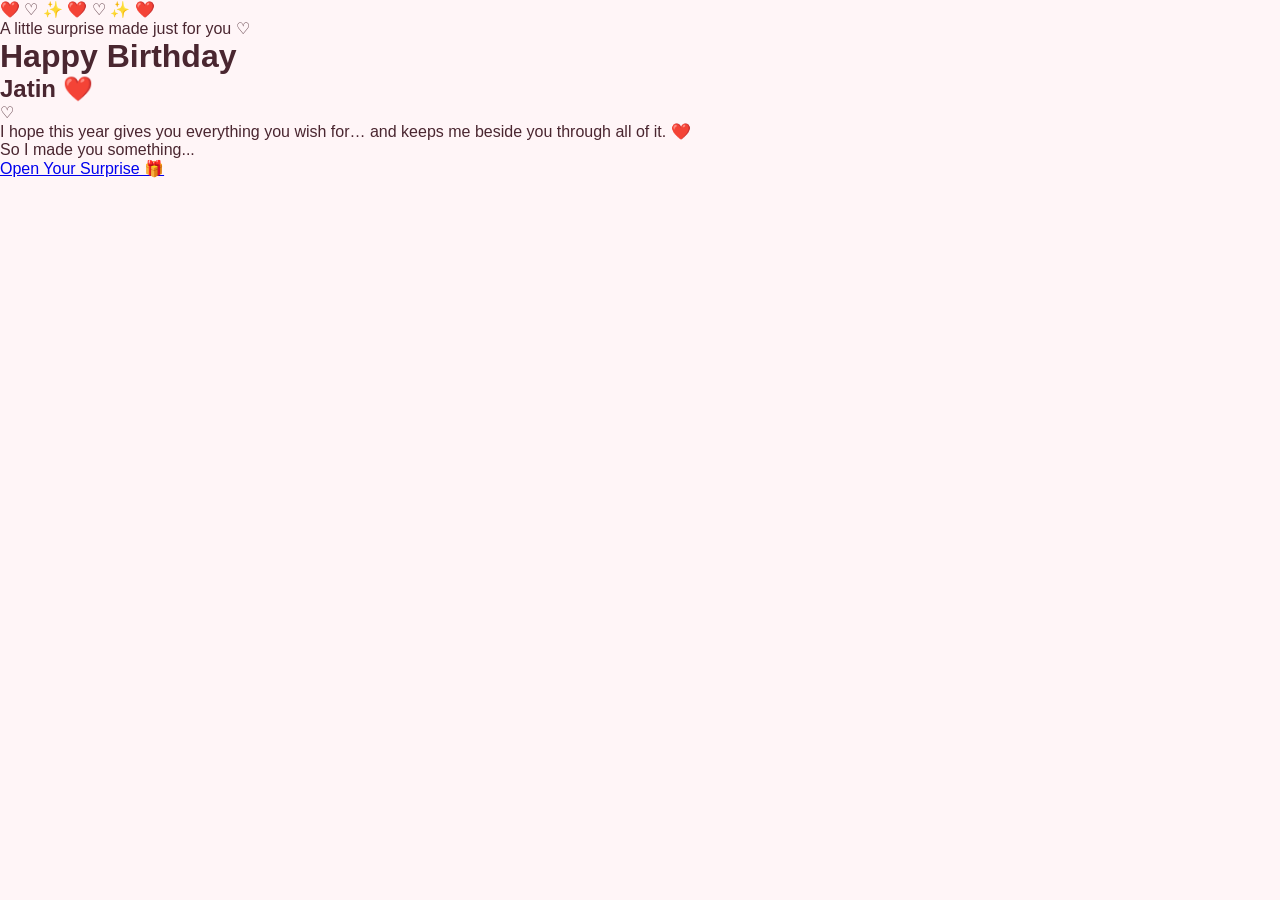
<file: index.html>
<!DOCTYPE html>
<html lang="en">
<head>
    <meta charset="UTF-8">
    <meta name="viewport" content="width=device-width, initial-scale=1.0">

    <title>For You ❤️</title>

    <link rel="stylesheet" href="style.css">
</head>

<body>

    <div class="floating-hearts">
        <span>❤️</span>
        <span>♡</span>
        <span>✨</span>
        <span>❤️</span>
        <span>♡</span>
        <span>✨</span>
        <span>❤️</span>
    </div>

    <main class="hero">

        <div class="hero-card">

            <p class="eyebrow">
                A little surprise made just for you ♡
            </p>

            <h1>
                Happy Birthday
            </h1>

            <h2>
                Jatin ❤️
            </h2>

            <div class="divider">
                ♡
            </div>

            <p class="hero-message">
                I hope this year gives you everything you wish for…
and keeps me beside you through all of it. ❤️
            </p>

            <p class="hero-message small-message">
                So I made you something...
            </p>

            <a href="memories.html" class="main-button">
                Open Your Surprise 🎁
            </a>

        </div>

    </main>

</body>
</html>
</file>
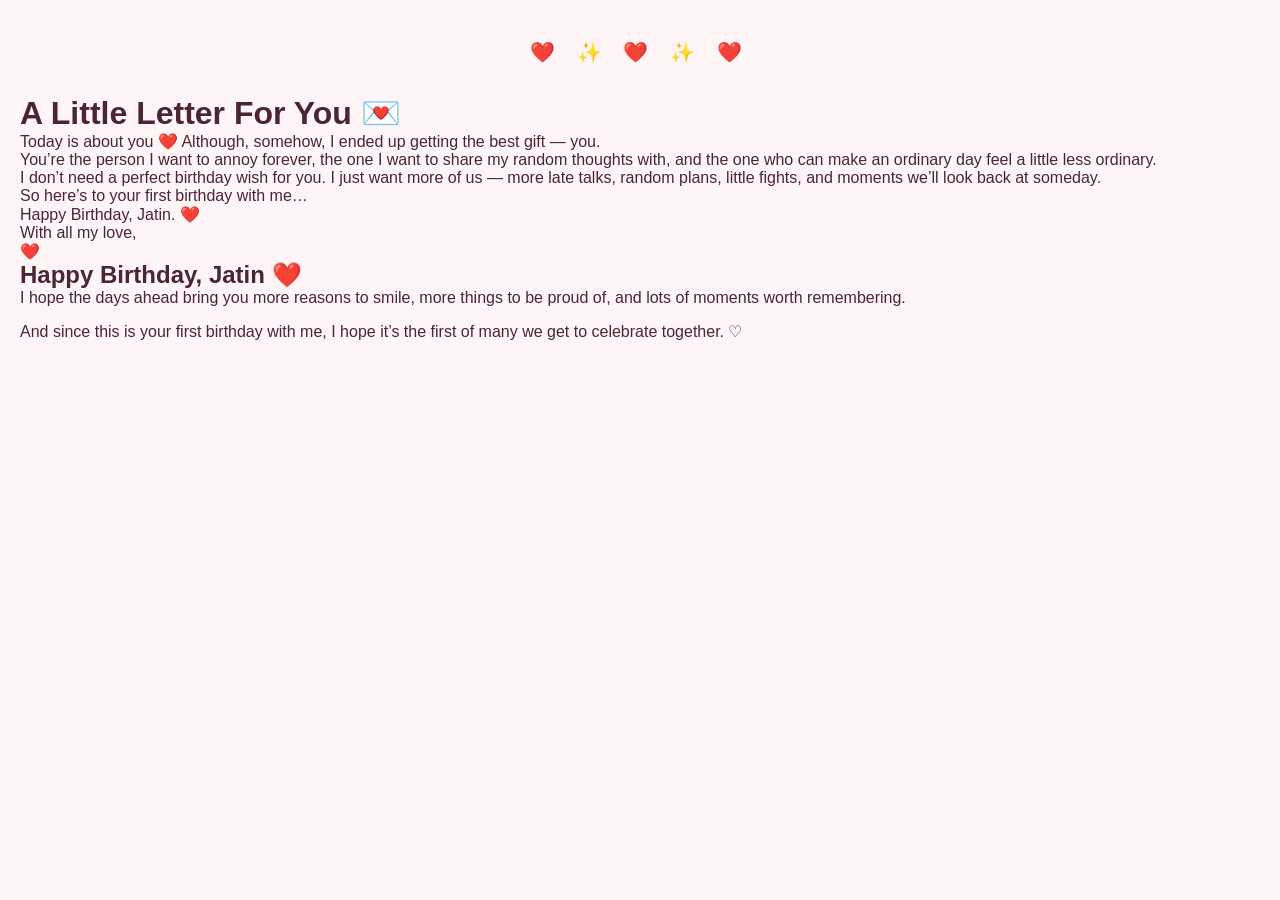
<file: letter.html>
<!DOCTYPE html>
<html lang="en">

<head>

    <meta charset="UTF-8">

    <meta name="viewport"
          content="width=device-width, initial-scale=1.0">

    <title>A Letter For You ❤️</title>

    <link rel="stylesheet" href="style.css">

</head>

<body>

<div class="page">

    <div class="top-hearts">
        ❤️ ✨ ❤️ ✨ ❤️
    </div>


    <div class="letter-container">

        <h1>
            A Little Letter For You 💌
        </h1>


        <div class="letter">

            </p>

            <p>
                Today is about you ❤️
Although, somehow, I ended up getting the best gift — you.
            </p>

            <p>
                You’re the person I want to annoy forever,
the one I want to share my random thoughts with,
and the one who can make an ordinary day feel a little less ordinary.
            </p>

            <p>
                I don’t need a perfect birthday wish for you.
I just want more of us — more late talks, random plans, little fights, and moments we’ll look back at someday.
            </p>

            <p>
               So here’s to your first birthday with me…
            </p>

            <p>
                Happy Birthday, Jatin. ❤️
            </p>


            <div class="signature">

                With all my love,<br>

                ❤️

            </div>

        </div>


        <div class="final-message">

            <h2>
                Happy Birthday, Jatin ❤️
            </h2>

            <p>
             I hope the days ahead bring you
more reasons to smile, more things to be proud of,
and lots of moments worth remembering.
            </p>

            <p style="margin-top: 15px;">
             And since this is your first birthday with me,
I hope it’s the first of many we get to celebrate together. ♡
            </p>

        </div>

    </div>

</div>

</body>
</html>
</file>
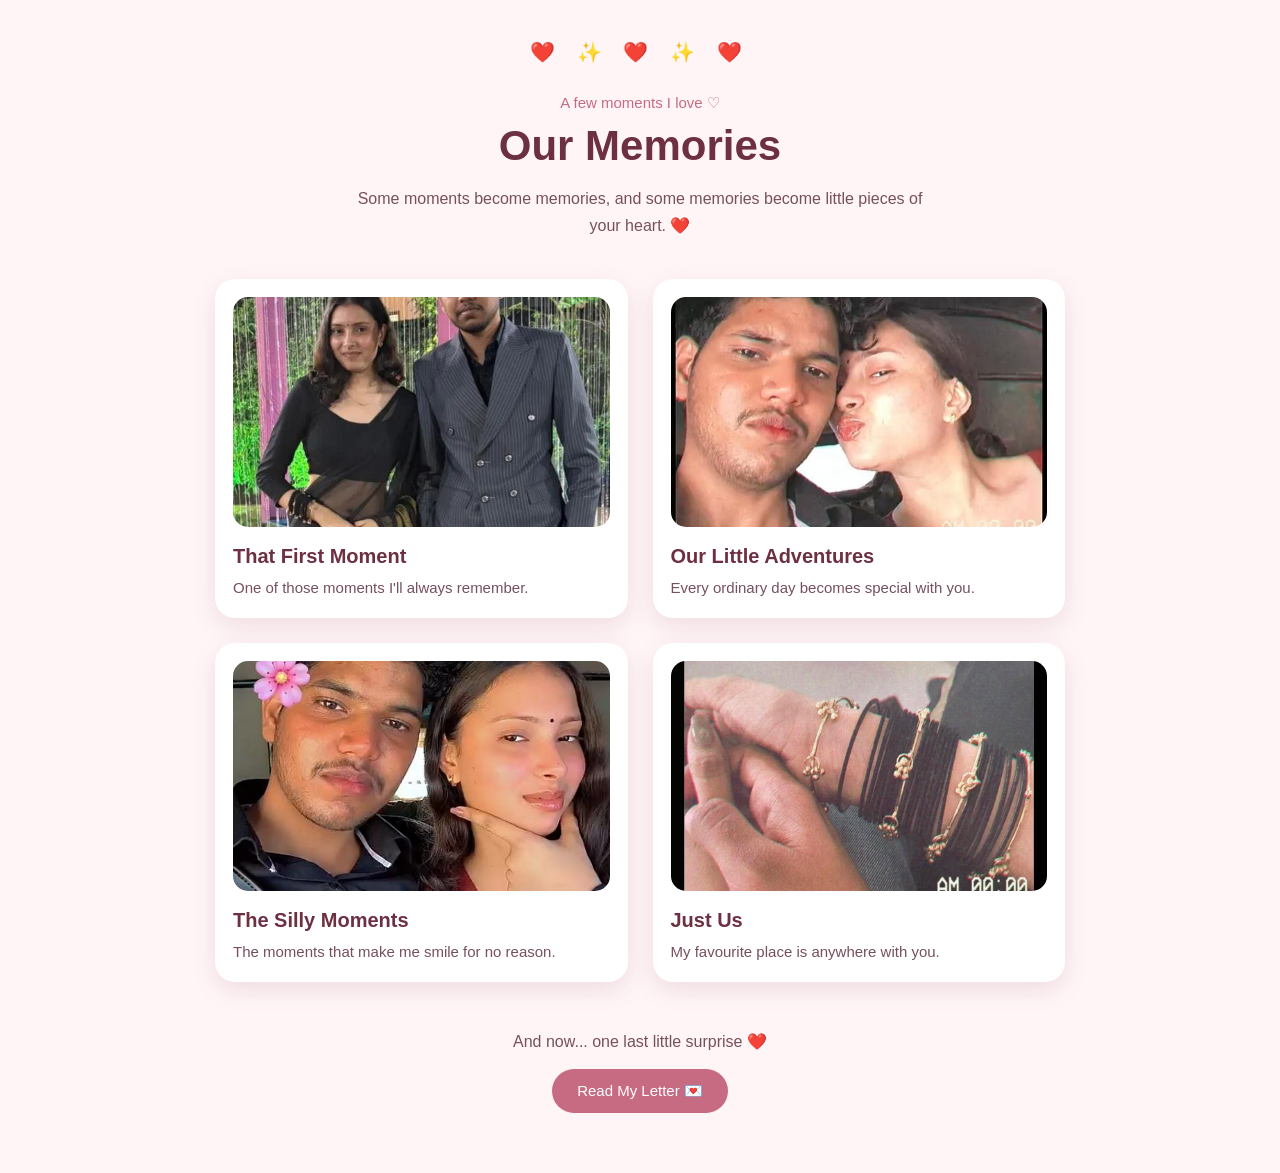
<file: memories.html>
<!DOCTYPE html>
<html lang="en">

<head>
    <meta charset="UTF-8">
    <meta name="viewport" content="width=device-width, initial-scale=1.0">

    <title>Our Memories ❤️</title>

    <link rel="stylesheet" href="style.css">
</head>

<body>

<div class="page">

    <div class="top-hearts">
        ❤️ ✨ ❤️ ✨ ❤️
    </div>

    <div class="memory-container">

        <p class="small-title">
            A few moments I love ♡
        </p>

        <h1>
            Our Memories
        </h1>

        <p class="intro">
            Some moments become memories,
            and some memories become little pieces of your heart. ❤️
        </p>

        <div class="memory-grid">

            <!-- MEMORY 1 -->
            <div class="memory-card">

                <div class="photo-placeholder">
                    <img src="image1.jpeg" alt="That First Moment">
                </div>

                <h3>
                    That First Moment
                </h3>

                <p>
                    One of those moments I'll always remember.
                </p>

            </div>


            <!-- MEMORY 2 -->
            <div class="memory-card">

                <div class="photo-placeholder">
                    <img src="image2.jpeg" alt="Our Little Adventures">
                </div>

                <h3>
                    Our Little Adventures
                </h3>

                <p>
                    Every ordinary day becomes special with you.
                </p>

            </div>


            <!-- MEMORY 3 -->
            <div class="memory-card">

                <div class="photo-placeholder">
                    <img src="image3.jpeg" alt="The Silly Moments">
                </div>

                <h3>
                    The Silly Moments
                </h3>

                <p>
                    The moments that make me smile for no reason.
                </p>

            </div>


            <!-- MEMORY 4 -->
            <div class="memory-card">

                <div class="photo-placeholder">
                    <img src="image4.jpeg" alt="Just Us">
                </div>

                <h3>
                    Just Us
                </h3>

                <p>
                    My favourite place is anywhere with you.
                </p>

            </div>

        </div>


        <!-- NEXT PAGE -->
        <div class="next-section">

            <p>
                And now... one last little surprise ❤️
            </p>

            <a href="letter.html" class="next-button">
                Read My Letter 💌
            </a>

        </div>

    </div>

</div>

</body>
</html>
</file>
<file: style.css>
* {
    box-sizing: border-box;
    margin: 0;
    padding: 0;
}

body {
    font-family: Arial, sans-serif;
    background: #fff5f7;
    color: #4a2630;
}

.page {
    min-height: 100vh;
    padding: 40px 20px 60px;
}

.top-hearts {
    text-align: center;
    font-size: 20px;
    letter-spacing: 8px;
    margin-bottom: 30px;
}

.memory-container {
    max-width: 1000px;
    margin: auto;
    text-align: center;
}

.small-title {
    color: #c76b83;
    font-size: 15px;
    margin-bottom: 10px;
}

.memory-container h1 {
    font-size: 42px;
    color: #6d3042;
    margin-bottom: 15px;
}

.intro {
    max-width: 600px;
    margin: 0 auto 40px;
    line-height: 1.7;
    color: #76515b;
}


/* =========================
   MEMORY GRID
========================= */

.memory-grid {
    display: grid;
    grid-template-columns: repeat(2, 1fr);
    gap: 25px;
    max-width: 850px;
    margin: 0 auto;
}


/* =========================
   MEMORY CARD
========================= */

.memory-card {
    background: white;
    padding: 18px;
    border-radius: 20px;
    box-shadow: 0 8px 25px rgba(120, 50, 70, 0.12);
    text-align: left;
}


/* =========================
   PHOTO INSIDE CARD
========================= */

.photo-placeholder {
    width: 100%;
    height: 230px;
    border-radius: 15px;
    overflow: hidden;
    margin-bottom: 18px;
    background: #f8dce4;
}

.photo-placeholder img {
    width: 100%;
    height: 100%;
    object-fit: cover;
    display: block;
}


/* =========================
   CARD TEXT
========================= */

.memory-card h3 {
    color: #6d3042;
    font-size: 20px;
    margin-bottom: 8px;
}

.memory-card p {
    color: #76515b;
    font-size: 15px;
    line-height: 1.6;
}


/* =========================
   NEXT SECTION
========================= */

.next-section {
    margin-top: 50px;
    text-align: center;
}

.next-section p {
    margin-bottom: 18px;
    color: #76515b;
}

.next-button {
    display: inline-block;
    text-decoration: none;
    background: #c76b83;
    color: white;
    padding: 13px 25px;
    border-radius: 30px;
    font-size: 15px;
}


/* =========================
   MOBILE
========================= */

@media (max-width: 650px) {

    .page {
        padding: 30px 15px 50px;
    }

    .memory-container h1 {
        font-size: 32px;
    }

    .memory-grid {
        grid-template-columns: 1fr;
        gap: 20px;
    }

    .photo-placeholder {
        height: 250px;
    }

}
</file>
